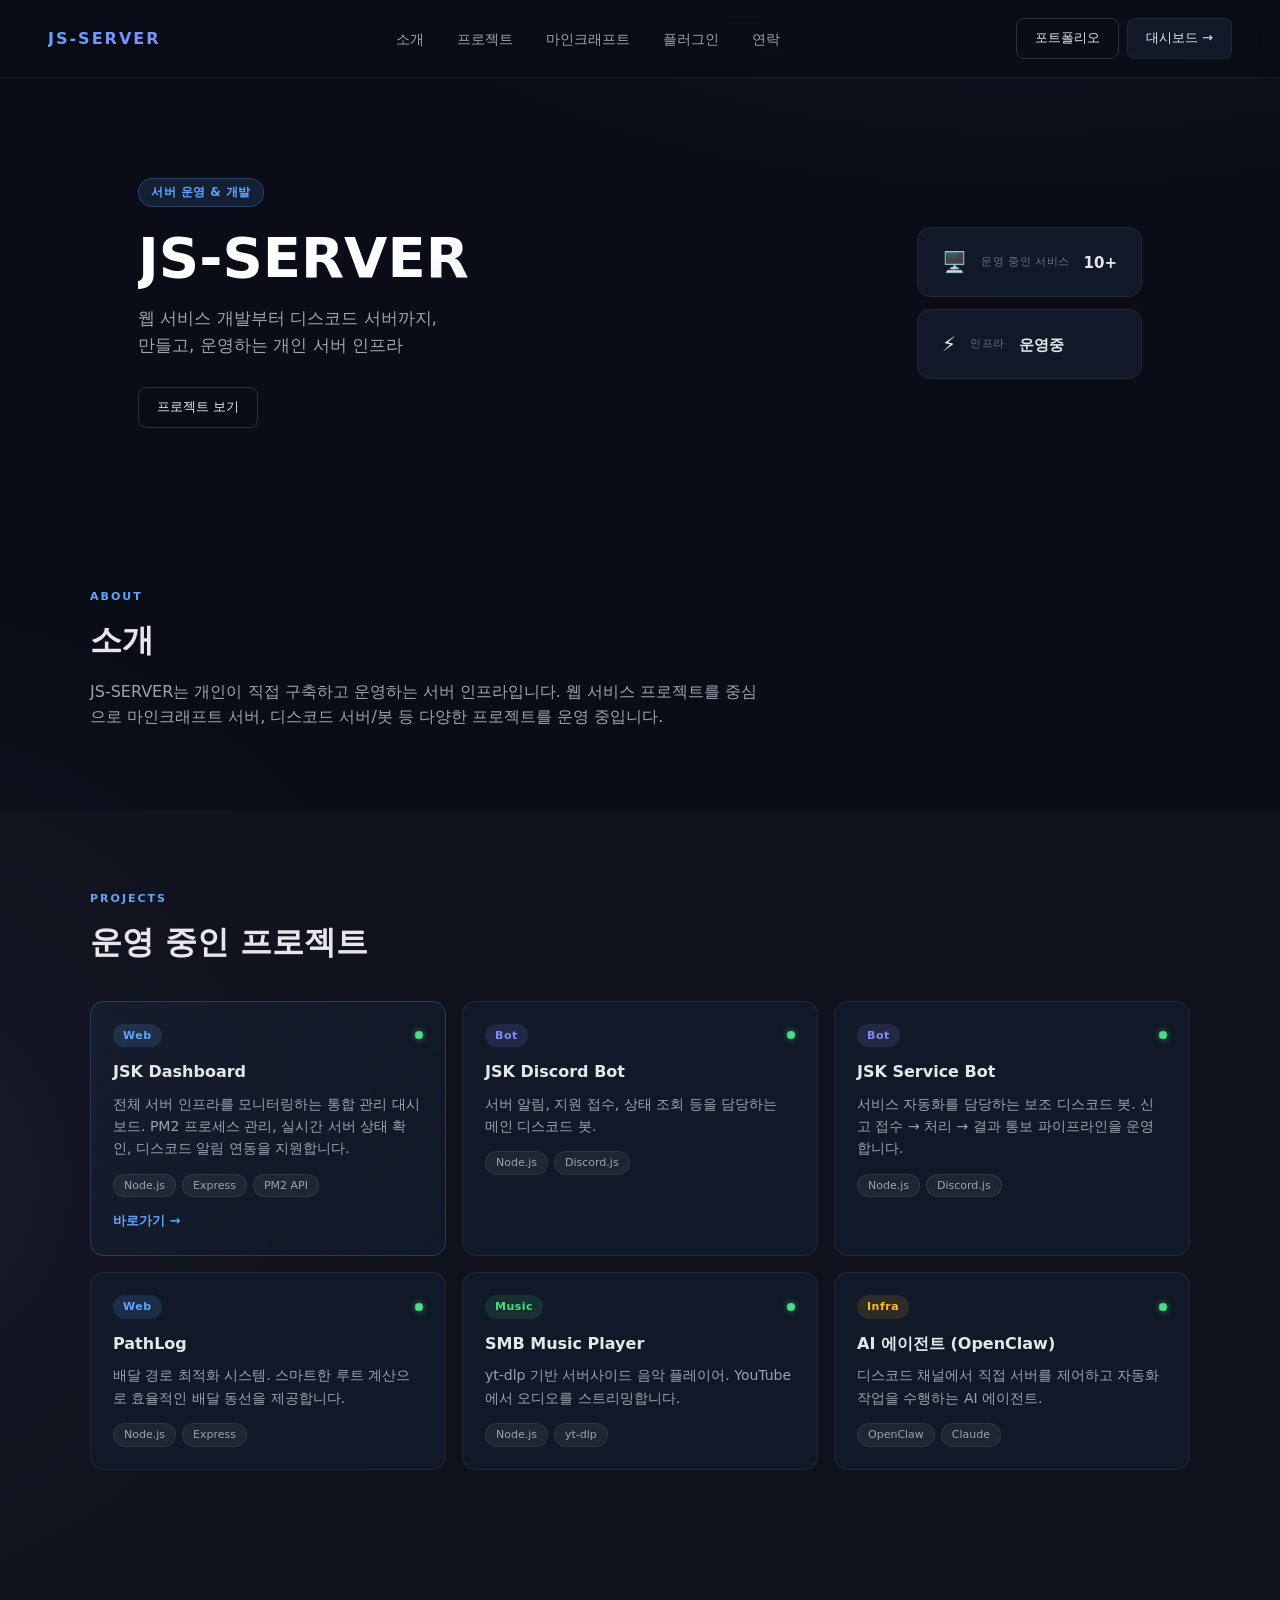
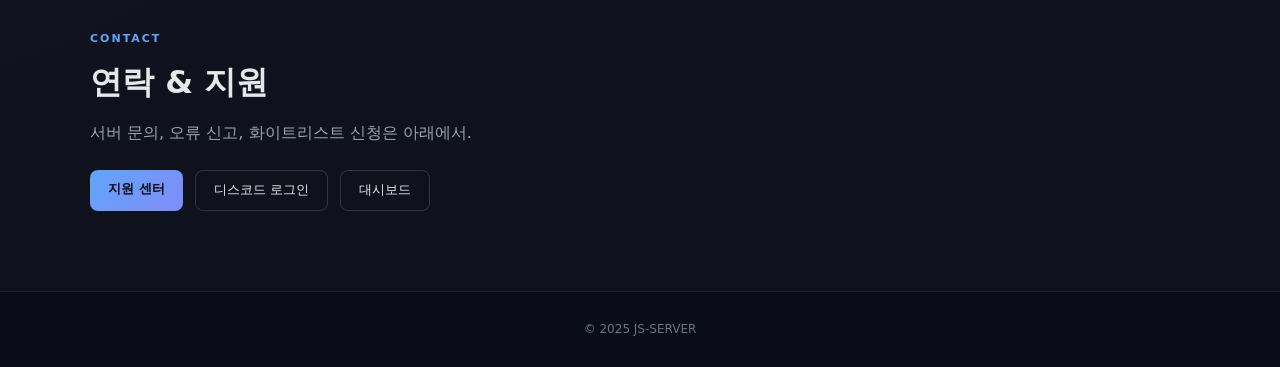
<file: index.html>
<!DOCTYPE html>
<html lang="ko">
<head>
  <meta charset="UTF-8" />
  <meta name="viewport" content="width=device-width, initial-scale=1.0" />
  <title>JS-SERVER</title>
  <link rel="stylesheet" href="styles.css?v=2" />
  <meta name="description" content="JS-SERVER — Minecraft 서버 운영 및 개발 프로젝트 포트폴리오" />
</head>
<body>

  <!-- NAV -->
  <header class="nav">
    <div class="logo">JS-SERVER</div>
    <nav>
      <a href="#about">소개</a>
      <a href="#projects">프로젝트</a>
      <a href="#minecraft">마인크래프트</a>
      <a href="#minecraft" onclick="document.querySelector('.plugin-section').scrollIntoView({behavior:'smooth'});return false;">플러그인</a>
      <a href="#contact">연락</a>
    </nav>
    <div style="display:flex;gap:8px;">
      <a class="btn ghost" href="portfolio.html">포트폴리오</a>
      <a class="btn" href="https://admin.js-server.click" target="_blank" rel="noopener">대시보드 →</a>
    </div>
  </header>

  <!-- HERO -->
  <section class="hero">
    <div class="hero-text">
      <div class="badge">서버 운영 & 개발</div>
      <h1>JS-SERVER</h1>
      <p>웹 서비스 개발부터 디스코드 서버까지,<br/>만들고, 운영하는 개인 서버 인프라</p>
      <div class="hero-actions">
      <!--   <a class="btn primary" href="#minecraft"> 접속</a> -->
        <a class="btn ghost" href="#projects">프로젝트 보기</a>
      </div>
    </div>
    <div class="hero-stats">
   <!--   <div class="stat-card">
        <div class="stat-icon">🟢</div>
        <div class="stat-label"> </div>
        <div class="stat-value online">ONLINE</div>
      </div>  -->
      <div class="stat-card">
        <div class="stat-icon">🖥️</div>
        <div class="stat-label">운영 중인 서비스</div>
        <div class="stat-value">10+</div>
      </div>
      <div class="stat-card">
        <div class="stat-icon">⚡</div>
        <div class="stat-label">인프라</div>
        <div class="stat-value">운영중</div>
      </div>
    </div>
  </section>

  <!-- ABOUT -->
  <section id="about" class="section">
    <div class="section-inner">
      <div class="section-label">ABOUT</div>
      <h2>소개</h2>
      <p>JS-SERVER는 개인이 직접 구축하고 운영하는 서버 인프라입니다. 웹 서비스 프로젝트를 중심으로 마인크래프트 서버, 디스코드 서버/봇 등 다양한 프로젝트를 운영 중입니다.</p>
    </div>
  </section>

  <!-- PROJECTS -->
  <section id="projects" class="section alt">
    <div class="section-inner">
      <div class="section-label">PROJECTS</div>
      <h2>운영 중인 프로젝트</h2>
      <div class="projects-grid">

        <div class="project-card featured">
          <div class="project-top">
            <span class="project-tag web">Web</span>
            <span class="dot online-dot"></span>
          </div>
          <h3>JSK Dashboard</h3>
          <p>전체 서버 인프라를 모니터링하는 통합 관리 대시보드. PM2 프로세스 관리, 실시간 서버 상태 확인, 디스코드 알림 연동을 지원합니다.</p>
          <div class="project-meta">
            <span class="tech">Node.js</span>
            <span class="tech">Express</span>
            <span class="tech">PM2 API</span>
          </div>
          <a class="project-link" href="https://admin.js-server.click" target="_blank" rel="noopener">바로가기 →</a>
        </div>

        <div class="project-card">
          <div class="project-top">
            <span class="project-tag bot">Bot</span>
            <span class="dot online-dot"></span>
          </div>
          <h3>JSK Discord Bot</h3>
          <p>서버 알림, 지원 접수, 상태 조회 등을 담당하는 메인 디스코드 봇.</p>
          <div class="project-meta">
            <span class="tech">Node.js</span>
            <span class="tech">Discord.js</span>
          </div>
        </div>

        <div class="project-card">
          <div class="project-top">
            <span class="project-tag bot">Bot</span>
            <span class="dot online-dot"></span>
          </div>
          <h3>JSK Service Bot</h3>
          <p>서비스 자동화를 담당하는 보조 디스코드 봇. 신고 접수 → 처리 → 결과 통보 파이프라인을 운영합니다.</p>
          <div class="project-meta">
            <span class="tech">Node.js</span>
            <span class="tech">Discord.js</span>
          </div>
        </div>

        <div class="project-card">
          <div class="project-top">
            <span class="project-tag web">Web</span>
            <span class="dot online-dot"></span>
          </div>
          <h3>PathLog</h3>
          <p>배달 경로 최적화 시스템. 스마트한 루트 계산으로 효율적인 배달 동선을 제공합니다.</p>
          <div class="project-meta">
            <span class="tech">Node.js</span>
            <span class="tech">Express</span>
          </div>
        </div>

        <div class="project-card">
          <div class="project-top">
            <span class="project-tag music">Music</span>
            <span class="dot online-dot"></span>
          </div>
          <h3>SMB Music Player</h3>
          <p>yt-dlp 기반 서버사이드 음악 플레이어. YouTube에서 오디오를 스트리밍합니다.</p>
          <div class="project-meta">
            <span class="tech">Node.js</span>
            <span class="tech">yt-dlp</span>
          </div>
        </div>

        <div class="project-card">
          <div class="project-top">
            <span class="project-tag infra">Infra</span>
            <span class="dot online-dot"></span>
          </div>
          <h3>AI 에이전트 (OpenClaw)</h3>
          <p>디스코드 채널에서 직접 서버를 제어하고 자동화 작업을 수행하는 AI 에이전트.</p>
          <div class="project-meta">
            <span class="tech">OpenClaw</span>
            <span class="tech">Claude</span>
          </div>
        </div>

      </div>
    </div>
  </section>

  <!-- MINECRAFT 
  <section id="minecraft" class="section">
    <div class="section-inner">
      <div class="section-label">MINECRAFT</div>
      <h2>마인크래프트 서버</h2>
      <p class="section-desc">Velocity 프록시 기반으로 여러 서버 인스턴스를 운영 중입니다.</p>

      <!-- 인프라 카드 
      <div class="mc-grid">
        <div class="mc-card main-server">
          <div class="mc-top">
            <span class="dot online-dot"></span>
            <span class="mc-tag">메인</span>
          </div>
          <h3>메인 생존 서버</h3>
          <p>핵심 생존 플레이 공간. 4GB 메모리로 안정적으로 운영 중.</p>
          <div class="mc-specs">
            <span>Java Edition</span>
            <span>1.21.x</span>
            <span>Paper</span>
            <span>4GB RAM</span>
          </div>
        </div>

        <div class="mc-card">
          <div class="mc-top">
            <span class="dot online-dot"></span>
            <span class="mc-tag">인스턴스</span>
          </div>
          <h3>DD 서버</h3>
          <p>별도 Paper 인스턴스로 운영되는 추가 서버.</p>
          <div class="mc-specs">
            <span>Paper 1.21.11</span>
            <span>1GB RAM</span>
          </div>
        </div>

        <div class="mc-card">
          <div class="mc-top">
            <span class="dot online-dot"></span>
            <span class="mc-tag">인스턴스</span>
          </div>
          <h3>Queue / TXT 서버</h3>
          <p>대기열 및 텍스트 처리 전용 경량 인스턴스.</p>
          <div class="mc-specs">
            <span>Paper</span>
            <span>1GB RAM × 2</span>
          </div>
        </div>

        <div class="mc-card proxy">
          <div class="mc-top">
            <span class="dot online-dot"></span>
            <span class="mc-tag proxy-tag">프록시</span>
          </div>
          <h3>Velocity Proxy</h3>
          <p>모든 서버 인스턴스를 연결하는 중앙 프록시 서버.</p>
          <div class="mc-specs">
            <span>Velocity</span>
            <span>1GB RAM</span>
          </div>
        </div>
      </div> --> 

      <!-- 관리 플러그인 
      <div class="plugin-section">
        <h3 class="plugin-title">관리 플러그인 솔루션</h3>
        <p class="plugin-desc">서버 접속 및 인증을 담당하는 핵심 플러그인.</p>

        <div class="plugin-detail-card">
          <div class="plugin-detail-header">
            <div class="plugin-detail-icon">🔒</div>
            <div>
              <div class="plugin-detail-name">JS-Server-Whitelist</div>
              <div class="plugin-detail-sub">Velocity 플러그인</div>
            </div>
          </div>
          <p class="plugin-detail-desc">디스코드 계정 연동 기반 화이트리스트 관리 플러그인. 미인증 유저는 프록시 단계에서 자동으로 차단됩니다.</p>
          <div class="plugin-detail-features">
            <div class="plugin-feature">
              <span class="feature-icon">✅</span>
              <div>
                <div class="feature-title">디스코드 연동 인증</div>
                <div class="feature-desc">디스코드 계정과 마인크래프트 계정을 연결해 화이트리스트를 자동 관리합니다.</div>
              </div>
            </div>
            <div class="plugin-feature">
              <span class="feature-icon">🛡️</span>
              <div>
                <div class="feature-title">프록시 레벨 차단</div>
                <div class="feature-desc">Velocity 프록시 단에서 미인증 유저를 걸러내 서버 내부까지 도달하지 않습니다.</div>
              </div>
            </div>
            <div class="plugin-feature">
              <span class="feature-icon">⚙️</span>
              <div>
                <div class="feature-title">자동화된 운영</div>
                <div class="feature-desc">관리자 개입 없이 디스코드 인증만으로 접속 권한이 자동 부여/회수됩니다.</div>
              </div>
            </div>
          </div>
        </div>
      </div>

    </div>
  </section>

  <!-- CONTACT -->
  <section id="contact" class="section alt">
    <div class="section-inner contact-inner">
      <div class="section-label">CONTACT</div>
      <h2>연락 & 지원</h2>
      <p>서버 문의, 오류 신고, 화이트리스트 신청은 아래에서.</p>
      <div class="contact-actions">
        <a class="btn primary" href="https://admin.js-server.click/support" target="_blank" rel="noopener">지원 센터</a>
        <a class="btn ghost" href="https://auth.js-server.click/auth/discord" target="_blank" rel="noopener">디스코드 로그인</a>
        <a class="btn ghost" href="https://admin.js-server.click" target="_blank" rel="noopener">대시보드</a>
      </div>
    </div>
  </section>

  <footer class="footer">
    <span>© 2025 JS-SERVER</span>
  </footer>

</body>
</html>
</file>
<file: styles.css>
:root {
  --bg: #0a0d17;
  --card: #111827;
  --card2: #161e30;
  --border: rgba(255,255,255,0.07);
  --text: #e5e7eb;
  --muted: #6b7280;
  --muted2: #9ca3af;
  --accent: #60a5fa;
  --accent2: #818cf8;
  --green: #4ade80;
  --radius: 14px;
}

* { box-sizing: border-box; margin: 0; padding: 0; }

body {
  font-family: "Pretendard", "Noto Sans KR", system-ui, -apple-system, sans-serif;
  background: var(--bg);
  color: var(--text);
  line-height: 1.6;
  background-image:
    radial-gradient(ellipse 800px 400px at 80% -10%, rgba(96,165,250,0.06), transparent),
    radial-gradient(ellipse 600px 600px at -10% 60%, rgba(129,140,248,0.05), transparent);
}

/* ─── NAV ─── */
.nav {
  display: flex;
  align-items: center;
  justify-content: space-between;
  padding: 18px 48px;
  position: sticky;
  top: 0;
  z-index: 100;
  backdrop-filter: blur(12px);
  background: rgba(10, 13, 23, 0.75);
  border-bottom: 1px solid var(--border);
}
.logo {
  font-weight: 800;
  font-size: 16px;
  letter-spacing: 2px;
  background: linear-gradient(135deg, var(--accent), var(--accent2));
  -webkit-background-clip: text;
  -webkit-text-fill-color: transparent;
}
.nav nav a {
  color: var(--muted2);
  text-decoration: none;
  margin: 0 14px;
  font-size: 14px;
  transition: color 0.2s;
}
.nav nav a:hover { color: var(--text); }

/* ─── BUTTONS ─── */
.btn {
  background: var(--card);
  color: var(--text);
  padding: 9px 18px;
  border-radius: 8px;
  text-decoration: none;
  border: 1px solid var(--border);
  font-size: 13px;
  transition: border-color 0.2s, background 0.2s;
}
.btn:hover { border-color: rgba(255,255,255,0.2); }
.btn.primary {
  background: linear-gradient(135deg, var(--accent), var(--accent2));
  color: #0a0d17;
  font-weight: 700;
  border: none;
}
.btn.primary:hover { opacity: 0.9; }
.btn.ghost {
  background: transparent;
  border: 1px solid rgba(255,255,255,0.15);
}
.btn.ghost:hover { border-color: rgba(255,255,255,0.35); }

/* ─── HERO ─── */
.hero {
  display: grid;
  grid-template-columns: 1fr auto;
  align-items: center;
  gap: 60px;
  padding: 100px 48px 80px;
  max-width: 1100px;
  margin: 0 auto;
}
.badge {
  display: inline-block;
  background: rgba(96,165,250,0.12);
  color: var(--accent);
  border: 1px solid rgba(96,165,250,0.25);
  font-size: 12px;
  font-weight: 600;
  padding: 4px 12px;
  border-radius: 100px;
  margin-bottom: 20px;
  letter-spacing: 0.5px;
}
.hero h1 {
  font-size: 56px;
  font-weight: 900;
  line-height: 1.1;
  margin-bottom: 16px;
  background: linear-gradient(135deg, #fff 40%, var(--muted2));
  -webkit-background-clip: text;
  -webkit-text-fill-color: transparent;
}
.hero > .hero-text > p {
  color: var(--muted2);
  font-size: 17px;
  margin-bottom: 28px;
}
.hero-actions { display: flex; gap: 12px; flex-wrap: wrap; }

.hero-stats {
  display: flex;
  flex-direction: column;
  gap: 12px;
}
.stat-card {
  background: var(--card);
  border: 1px solid var(--border);
  border-radius: var(--radius);
  padding: 18px 24px;
  min-width: 180px;
  display: flex;
  align-items: center;
  gap: 14px;
}
.stat-icon { font-size: 20px; }
.stat-label { font-size: 11px; color: var(--muted); text-transform: uppercase; letter-spacing: 0.5px; }
.stat-value { font-size: 15px; font-weight: 700; margin-top: 2px; }
.stat-value.online { color: var(--green); }

/* ─── SECTION BASE ─── */
.section { padding: 80px 48px; }
.section.alt { background: rgba(255,255,255,0.018); }
.section-inner { max-width: 1100px; margin: 0 auto; }
.section-label {
  font-size: 11px;
  font-weight: 700;
  letter-spacing: 2px;
  color: var(--accent);
  margin-bottom: 10px;
  text-transform: uppercase;
}
.section h2 {
  font-size: 32px;
  font-weight: 800;
  margin-bottom: 12px;
}
.section-desc { color: var(--muted2); margin-bottom: 36px; }
.section > .section-inner > p { color: var(--muted2); max-width: 680px; }

/* ─── PROJECTS GRID ─── */
.projects-grid {
  display: grid;
  grid-template-columns: repeat(auto-fit, minmax(280px, 1fr));
  gap: 16px;
  margin-top: 32px;
}
.project-card {
  background: var(--card);
  border: 1px solid var(--border);
  border-radius: var(--radius);
  padding: 22px;
  transition: border-color 0.2s, transform 0.2s;
}
.project-card:hover {
  border-color: rgba(255,255,255,0.15);
  transform: translateY(-2px);
}
.project-card.featured {
  border-color: rgba(96,165,250,0.25);
  background: linear-gradient(135deg, rgba(96,165,250,0.05), var(--card));
}
.project-top {
  display: flex;
  align-items: center;
  justify-content: space-between;
  margin-bottom: 12px;
}
.project-tag {
  font-size: 11px;
  font-weight: 700;
  padding: 3px 10px;
  border-radius: 100px;
  letter-spacing: 0.5px;
}
.project-tag.web    { background: rgba(96,165,250,0.15); color: var(--accent); }
.project-tag.bot    { background: rgba(129,140,248,0.15); color: var(--accent2); }
.project-tag.infra  { background: rgba(251,191,36,0.12); color: #fbbf24; }
.project-tag.music  { background: rgba(74,222,128,0.12); color: #4ade80; }
.project-card h3 { font-size: 16px; font-weight: 700; margin-bottom: 8px; }
.project-card p { color: var(--muted2); font-size: 14px; line-height: 1.6; }
.project-meta { display: flex; gap: 6px; flex-wrap: wrap; margin-top: 14px; }
.tech {
  font-size: 11px;
  background: rgba(255,255,255,0.06);
  border: 1px solid var(--border);
  padding: 2px 10px;
  border-radius: 100px;
  color: var(--muted2);
}
.project-link {
  display: inline-block;
  margin-top: 14px;
  font-size: 13px;
  color: var(--accent);
  text-decoration: none;
  font-weight: 600;
}
.project-link:hover { text-decoration: underline; }

/* ─── STATUS DOTS ─── */
.dot { width: 8px; height: 8px; border-radius: 50%; display: inline-block; }
.online-dot {
  background: var(--green);
  box-shadow: 0 0 6px rgba(74,222,128,0.6);
  animation: pulse 2s infinite;
}
@keyframes pulse {
  0%, 100% { opacity: 1; }
  50% { opacity: 0.5; }
}

/* ─── MINECRAFT ─── */
.mc-grid {
  display: grid;
  grid-template-columns: repeat(auto-fit, minmax(240px, 1fr));
  gap: 14px;
  margin-top: 32px;
}
.mc-card {
  background: var(--card);
  border: 1px solid var(--border);
  border-radius: var(--radius);
  padding: 20px;
  transition: border-color 0.2s;
}
.mc-card:hover { border-color: rgba(255,255,255,0.15); }
.mc-card.main-server {
  border-color: rgba(74,222,128,0.25);
  background: linear-gradient(135deg, rgba(74,222,128,0.04), var(--card));
}
.mc-card.proxy { border-color: rgba(251,191,36,0.2); }
.mc-top {
  display: flex;
  align-items: center;
  gap: 8px;
  margin-bottom: 12px;
}
.mc-tag {
  font-size: 11px;
  font-weight: 700;
  padding: 2px 10px;
  border-radius: 100px;
  background: rgba(74,222,128,0.12);
  color: var(--green);
  letter-spacing: 0.5px;
}
.mc-tag.proxy-tag { background: rgba(251,191,36,0.12); color: #fbbf24; }
.mc-card h3 { font-size: 15px; font-weight: 700; margin-bottom: 6px; }
.mc-address {
  font-family: monospace;
  font-size: 13px;
  background: rgba(255,255,255,0.05);
  padding: 4px 10px;
  border-radius: 6px;
  display: inline-block;
  margin-bottom: 10px;
  color: var(--accent);
}
.mc-card p { color: var(--muted2); font-size: 13px; }
.mc-specs {
  display: flex;
  gap: 6px;
  flex-wrap: wrap;
  margin-top: 12px;
}
.mc-specs span {
  font-size: 11px;
  background: rgba(255,255,255,0.05);
  border: 1px solid var(--border);
  padding: 2px 8px;
  border-radius: 100px;
  color: var(--muted2);
}

.how-to {
  background: var(--card);
  border: 1px solid var(--border);
  border-radius: var(--radius);
  padding: 28px 32px;
  margin-top: 32px;
  max-width: 520px;
}
.how-to h3 { font-size: 16px; font-weight: 700; margin-bottom: 14px; }
.how-to ol { padding-left: 20px; color: var(--muted2); }
.how-to ol li { margin-bottom: 8px; font-size: 14px; }
code {
  font-family: monospace;
  background: rgba(255,255,255,0.08);
  padding: 2px 8px;
  border-radius: 5px;
  font-size: 13px;
  color: var(--accent);
}

/* ─── PLUGIN SECTION ─── */
.plugin-section {
  margin-top: 48px;
}
.plugin-title {
  font-size: 20px;
  font-weight: 800;
  margin-bottom: 8px;
}
.plugin-desc {
  color: var(--muted2);
  font-size: 14px;
  margin-bottom: 24px;
}

/* 상세 플러그인 카드 */
.plugin-detail-card {
  background: var(--card);
  border: 1px solid rgba(96,165,250,0.2);
  border-radius: var(--radius);
  padding: 28px 32px;
  background: linear-gradient(135deg, rgba(96,165,250,0.05), var(--card));
}
.plugin-detail-header {
  display: flex;
  align-items: center;
  gap: 16px;
  margin-bottom: 16px;
}
.plugin-detail-icon {
  font-size: 32px;
  flex-shrink: 0;
}
.plugin-detail-name {
  font-size: 20px;
  font-weight: 800;
}
.plugin-detail-sub {
  font-size: 12px;
  color: var(--accent);
  font-weight: 600;
  margin-top: 2px;
  letter-spacing: 0.5px;
}
.plugin-detail-desc {
  color: var(--muted2);
  font-size: 14px;
  line-height: 1.6;
  margin-bottom: 24px;
  padding-bottom: 24px;
  border-bottom: 1px solid var(--border);
}
.plugin-detail-features {
  display: grid;
  grid-template-columns: repeat(auto-fit, minmax(220px, 1fr));
  gap: 20px;
}
.plugin-feature {
  display: flex;
  gap: 12px;
  align-items: flex-start;
}
.feature-icon {
  font-size: 18px;
  flex-shrink: 0;
  margin-top: 1px;
}
.feature-title {
  font-size: 14px;
  font-weight: 700;
  margin-bottom: 4px;
}
.feature-desc {
  font-size: 13px;
  color: var(--muted2);
  line-height: 1.5;
}

/* ─── CONTACT ─── */
.contact-inner p { color: var(--muted2); margin-bottom: 24px; }
.contact-actions { display: flex; gap: 12px; flex-wrap: wrap; }

/* ─── FOOTER ─── */
.footer {
  padding: 28px 48px;
  border-top: 1px solid var(--border);
  color: var(--muted);
  font-size: 12px;
  text-align: center;
}

/* ─── RESPONSIVE ─── */
@media (max-width: 900px) {
  .nav { padding: 16px 24px; }
  .nav nav { display: none; }
  .hero {
    grid-template-columns: 1fr;
    padding: 60px 24px 40px;
  }
  .hero h1 { font-size: 38px; }
  .hero-stats { flex-direction: row; flex-wrap: wrap; }
  .stat-card { min-width: 140px; }
  .section { padding: 60px 24px; }
}

@media (max-width: 480px) {
  .hero h1 { font-size: 30px; }
  .projects-grid, .mc-grid { grid-template-columns: 1fr; }
}
</file>
